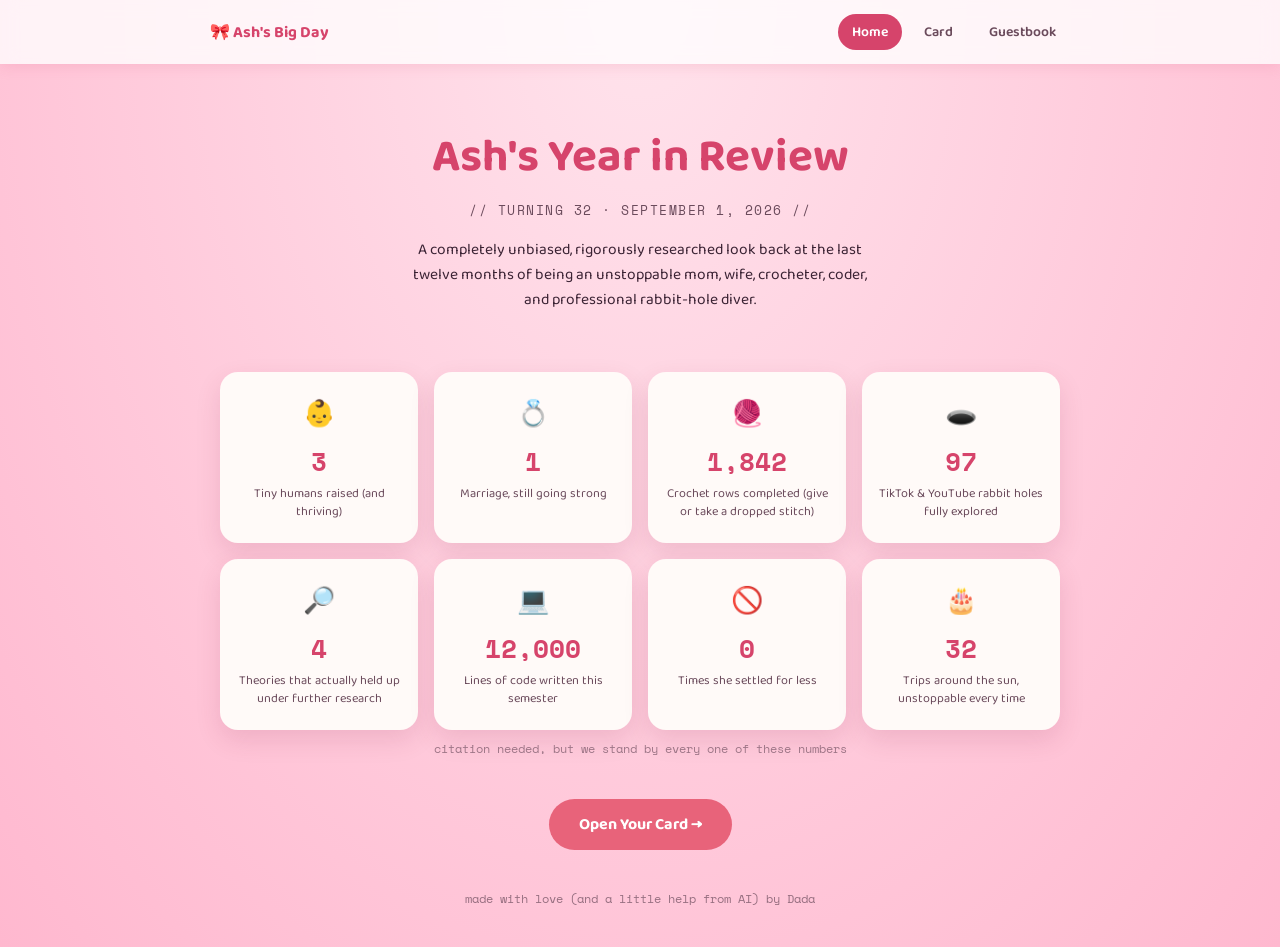
<file: index.html>
<!DOCTYPE html>
<html lang="en">
<head>
<meta charset="UTF-8">
<meta name="viewport" content="width=device-width, initial-scale=1">
<title>Ash's Year in Review</title>
<link href="https://fonts.googleapis.com/css2?family=Baloo+2:wght@500;600;700&family=Space+Mono:wght@400;700&display=swap" rel="stylesheet">
<link rel="stylesheet" href="style.css">
<style>
  .hero{ max-width: 720px; margin: 0 auto; padding: 56px 20px 20px; text-align:center; }
  .hero h1{ font-size: clamp(30px, 6vw, 46px); color: var(--pink-deep); margin: 0 0 6px; }
  .hero .sub{ font-family:'Space Mono', monospace; font-size: 13px; letter-spacing:1.5px; color: var(--ink-soft); }
  .hero p.lead{ max-width: 480px; margin: 18px auto 0; line-height:1.6; font-size:15.5px; }

  .stats-grid{
    max-width: 880px; margin: 40px auto 10px;
    display:grid; grid-template-columns: repeat(4, 1fr); gap: 16px;
    padding: 0 20px;
  }
  @media (max-width: 700px){ .stats-grid{ grid-template-columns: repeat(2, 1fr); } }

  .stat-card{
    background: var(--panel);
    border-radius: 18px;
    padding: 22px 14px;
    text-align:center;
    box-shadow: 0 10px 26px rgba(120,20,55,0.12);
  }
  .stat-icon{ font-size: 26px; margin-bottom: 6px; }
  .stat-number{
    font-size: 26px; font-weight:700; color: var(--pink-deep);
    font-family:'Space Mono', monospace;
  }
  .stat-label{ font-size: 12.5px; color: var(--ink-soft); margin-top: 6px; line-height:1.4; }

  .fine-print{
    text-align:center; font-family:'Space Mono', monospace; font-size:11.5px;
    color: var(--ink-soft); opacity:.65; margin: 8px 20px 0;
  }

  .cta-wrap{ text-align:center; margin: 42px 20px 10px; }
</style>
</head>
<body>

  <nav class="site-nav">
    <div class="nav-inner">
      <span class="nav-logo">🎀 Ash's Big Day</span>
      <div class="nav-links">
        <a class="nav-link active" href="index.html">Home</a>
        <a class="nav-link" href="card.html">Card</a>
        <a class="nav-link" href="guestbook.html">Guestbook</a>
      </div>
    </div>
  </nav>

  <header class="hero">
    <h1>Ash's Year in Review</h1>
    <div class="sub">// TURNING 32 · SEPTEMBER 1, 2026 //</div>
    <p class="lead">
      A completely unbiased, rigorously researched look back at the last twelve months
      of being an unstoppable mom, wife, crocheter, coder, and professional rabbit-hole diver.
    </p>
  </header>

  <section class="stats-grid" id="statsGrid">
    <div class="stat-card"><div class="stat-icon">👶</div><div class="stat-number" data-target="3">0</div><div class="stat-label">Tiny humans raised (and thriving)</div></div>
    <div class="stat-card"><div class="stat-icon">💍</div><div class="stat-number" data-target="1">0</div><div class="stat-label">Marriage, still going strong</div></div>
    <div class="stat-card"><div class="stat-icon">🧶</div><div class="stat-number" data-target="1842">0</div><div class="stat-label">Crochet rows completed (give or take a dropped stitch)</div></div>
    <div class="stat-card"><div class="stat-icon">🕳️</div><div class="stat-number" data-target="97">0</div><div class="stat-label">TikTok &amp; YouTube rabbit holes fully explored</div></div>
    <div class="stat-card"><div class="stat-icon">🔎</div><div class="stat-number" data-target="4">0</div><div class="stat-label">Theories that actually held up under further research</div></div>
    <div class="stat-card"><div class="stat-icon">💻</div><div class="stat-number" data-target="12000">0</div><div class="stat-label">Lines of code written this semester</div></div>
    <div class="stat-card"><div class="stat-icon">🚫</div><div class="stat-number" data-target="0">0</div><div class="stat-label">Times she settled for less</div></div>
    <div class="stat-card"><div class="stat-icon">🎂</div><div class="stat-number" data-target="32">0</div><div class="stat-label">Trips around the sun, unstoppable every time</div></div>
  </section>

  <p class="fine-print">citation needed, but we stand by every one of these numbers</p>

  <div class="cta-wrap">
    <a href="card.html" class="btn-primary">Open Your Card →</a>
  </div>

  <footer class="site-footer">made with love (and a little help from AI) by Dada</footer>

<script>
  const numbers = document.querySelectorAll('.stat-number');
  const animate = (el) => {
    const target = parseInt(el.dataset.target, 10);
    const duration = 1100;
    const start = performance.now();
    function step(now){
      const progress = Math.min((now - start) / duration, 1);
      const eased = 1 - Math.pow(1 - progress, 3);
      el.textContent = Math.round(eased * target).toLocaleString();
      if(progress < 1) requestAnimationFrame(step);
    }
    requestAnimationFrame(step);
  };
  const obs = new IntersectionObserver((entries) => {
    entries.forEach(entry => {
      if(entry.isIntersecting){
        animate(entry.target);
        obs.unobserve(entry.target);
      }
    });
  }, { threshold: 0.4 });
  numbers.forEach(n => obs.observe(n));
</script>

</body>
</html>
</file>
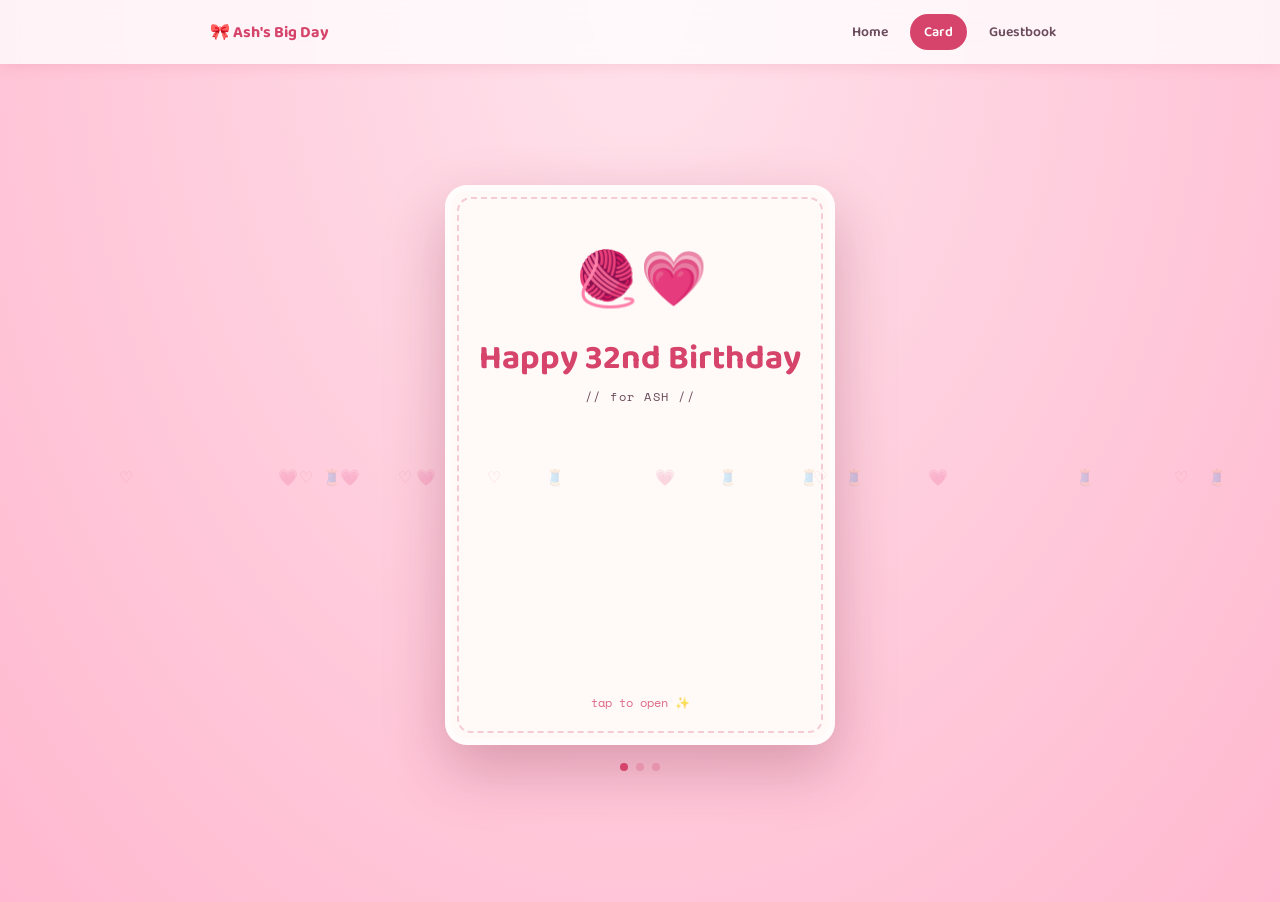
<file: card.html>
<!DOCTYPE html>
<html lang="en">
<head>
<meta charset="UTF-8">
<meta name="viewport" content="width=device-width, initial-scale=1">
<title>Happy 32nd Birthday, Ash</title>
<link href="https://fonts.googleapis.com/css2?family=Baloo+2:wght@500;600;700&family=Space+Mono:wght@400;700&display=swap" rel="stylesheet">
<link rel="stylesheet" href="style.css">
<style>
  .stage{
    position:relative;
    min-height: calc(100vh - 62px);
    display:flex; flex-direction:column; align-items:center; justify-content:center;
    padding: 30px 16px 40px;
    overflow:hidden;
  }
  .heart{
    position:absolute; font-size:16px; color: rgba(214,68,107,0.18);
    animation: floatUp linear infinite; user-select:none; pointer-events:none;
  }
  @keyframes floatUp{
    0%{ transform: translateY(110vh) rotate(0deg); opacity:0; }
    12%{ opacity:1; } 88%{ opacity:1; }
    100%{ transform: translateY(-8vh) rotate(20deg); opacity:0; }
  }
  .perspective{ perspective: 1600px; width: min(390px, 92vw); }
  .card{ position:relative; width:100%; min-height:560px; transition: transform .35s ease; transform-origin:center; }
  .card.flipping{ transform: scaleX(0.02); }
  .face{
    display:none; width:100%; min-height:560px; background: var(--panel);
    border-radius:22px; box-shadow: 0 24px 60px rgba(120,20,55,0.28), 0 0 0 6px rgba(255,255,255,0.5) inset;
    padding: 34px 26px; position:relative; overflow:hidden;
  }
  .face.active{ display:flex; flex-direction:column; align-items:center; text-align:center; }
  .face::before{ content:""; position:absolute; inset:12px; border:2px dashed rgba(214,68,107,0.25); border-radius:14px; pointer-events:none; }
  h1{ font-size: clamp(24px, 6vw, 34px); margin: 6px 0 2px; color: var(--pink-deep); z-index:2; }
  .sub{ font-family:'Space Mono', monospace; font-size:12px; letter-spacing:1.5px; color: var(--ink-soft); margin-bottom:18px; z-index:2; }
  .cover-icon{ font-size:54px; margin-top:20px; }
  .tap-hint{ margin-top:auto; padding-top:24px; font-family:'Space Mono', monospace; font-size:12px; color: var(--pink-deep); opacity:.8; animation: pulse 1.8s ease-in-out infinite; z-index:2; }
  @keyframes pulse{ 0%,100%{opacity:.5;} 50%{opacity:1;} }
  .doodle-row{ position:absolute; inset:0; pointer-events:none; z-index:0; }
  .doodle{ position:absolute; font-size:18px; opacity:0.28; animation: driftSmall 9s ease-in-out infinite; }
  @keyframes driftSmall{ 0%,100%{ transform: translateY(0); } 50%{ transform: translateY(-14px); } }
  .cake-wrap{ z-index:2; cursor:pointer; margin-top:6px; transition: transform .2s ease; }
  .cake-wrap:hover{ transform: scale(1.03); }
  .cake-wrap:active{ transform: scale(0.98); }
  .flame{ animation: flicker 1.4s ease-in-out infinite; transform-origin:center bottom; }
  @keyframes flicker{ 0%,100%{ transform: scaleY(1) rotate(-2deg); } 50%{ transform: scaleY(1.15) rotate(2deg); } }
  .flame.out{ animation:none; opacity:0; transition: opacity .3s ease; }
  .smoke{ opacity:0; }
  .smoke.show{ opacity:1; animation: smokeUp 1.4s ease-out forwards; }
  @keyframes smokeUp{ 0%{ opacity:.6; transform: translateY(0) scale(1); } 100%{ opacity:0; transform: translateY(-30px) scale(2.2); } }
  .message{ max-width:320px; margin-top:18px; opacity:0; transform: translateY(10px); transition: opacity .7s ease, transform .7s ease; z-index:2; line-height:1.6; font-size:15px; color: var(--ink); }
  .message.show{ opacity:1; transform: translateY(0); }
  .message b{ color: var(--pink-deep); }
  .hint{ font-family:'Space Mono', monospace; font-size:12px; color: var(--ink-soft); margin-top:14px; z-index:2; }
  .btn{
    margin-top:22px; background: var(--rose); color:#fff; border:none; padding:10px 22px;
    border-radius:30px; font-family:'Baloo 2', sans-serif; font-weight:600; font-size:14px; cursor:pointer;
    opacity:0; transform: translateY(8px); transition: opacity .5s ease .1s, transform .5s ease .1s, background .2s ease; z-index:2;
  }
  .btn.show{ opacity:1; transform:translateY(0); }
  .btn:hover{ background: var(--pink-deep); }
  .signoff{ margin-top:22px; font-family:'Space Mono', monospace; font-size:12.5px; color: var(--pink-deep); z-index:2; }
  .ps{ margin-top:14px; font-size:14px; color: var(--ink-soft); max-width:300px; z-index:2; }
  .dots{ display:flex; gap:8px; margin-top:18px; z-index:2; }
  .dot{ width:8px; height:8px; border-radius:50%; background: rgba(214,68,107,0.25); }
  .dot.active{ background: var(--pink-deep); }
  .confetti{ position:fixed; top:-20px; width:8px; height:14px; opacity:0.95; pointer-events:none; z-index:15; animation: fall linear forwards; }
  @keyframes fall{ 0%{ transform: translateY(0) rotate(0deg); } 100%{ transform: translateY(105vh) rotate(720deg); } }
</style>
</head>
<body>

  <nav class="site-nav">
    <div class="nav-inner">
      <span class="nav-logo">🎀 Ash's Big Day</span>
      <div class="nav-links">
        <a class="nav-link" href="index.html">Home</a>
        <a class="nav-link active" href="card.html">Card</a>
        <a class="nav-link" href="guestbook.html">Guestbook</a>
      </div>
    </div>
  </nav>

<div class="stage" id="stage">
  <div class="perspective">
    <div class="card" id="card">

      <div class="face active" data-page="front" id="pageFront">
        <div class="cover-icon">🧶💗</div>
        <h1>Happy 32nd Birthday</h1>
        <div class="sub">// for ASH //</div>
        <div class="tap-hint">tap to open ✨</div>
      </div>

      <div class="face" data-page="middle" id="pageMiddle">
        <div class="doodle-row" id="doodleRow"></div>
        <div class="cake-wrap" id="cakeWrap" title="Tap to blow out the candles">
          <svg width="160" height="150" viewBox="0 0 180 170">
            <ellipse cx="90" cy="150" rx="80" ry="10" fill="#f4d3dc" opacity="0.6"/>
            <rect x="35" y="95" width="110" height="45" rx="8" fill="#e8637a"/>
            <rect x="35" y="95" width="110" height="12" rx="6" fill="#f2879a"/>
            <rect x="50" y="65" width="80" height="35" rx="7" fill="#e8a33d"/>
            <rect x="50" y="65" width="80" height="10" rx="5" fill="#f0bd6a"/>
            <rect x="65" y="42" width="50" height="27" rx="6" fill="#f28aa0"/>
            <rect x="65" y="42" width="50" height="8" rx="4" fill="#ffb6c6"/>
            <g id="candle1"><rect x="72" y="24" width="5" height="20" fill="#fff"/><ellipse class="flame" cx="74.5" cy="20" rx="4" ry="7" fill="#ffce54"/><circle class="smoke" cx="74.5" cy="10" r="4" fill="#d8b6c0"/></g>
            <g id="candle2"><rect x="87" y="20" width="5" height="24" fill="#fff"/><ellipse class="flame" cx="89.5" cy="16" rx="4" ry="7" fill="#ffce54"/><circle class="smoke" cx="89.5" cy="6" r="4" fill="#d8b6c0"/></g>
            <g id="candle3"><rect x="102" y="24" width="5" height="20" fill="#fff"/><ellipse class="flame" cx="104.5" cy="20" rx="4" ry="7" fill="#ffce54"/><circle class="smoke" cx="104.5" cy="10" r="4" fill="#d8b6c0"/></g>
          </svg>
        </div>
        <div class="hint" id="hint">tap the candles to make a wish 🕯️</div>
        <div class="message" id="message">
          32 looks incredible on you. In the last year alone you've been a rockstar mom to three, the steadiest kind
          of partner, and somehow still found time to chase down every conspiracy rabbit hole TikTok had to offer
          <b>(we need the full briefing sometime)</b>. You're out here learning to code between crochet rows and
          school deadlines, still refusing to settle for anything less than the life you actually want. That's rare.
          That's you.
        </div>
        <button class="btn" id="continueBtn">Continue →</button>
      </div>

      <div class="face" data-page="back" id="pageBack">
        <div class="cover-icon">🖖💗</div>
        <h1 style="font-size:22px;">One more thing, Ash...</h1>
        <div class="ps">
          Here's to another year of building things — stitch by stitch, line by line. And for the record, if Data
          from the Enterprise ever needs backup analyzing a good rabbit-hole theory, I'm pretty sure you'd out-logic
          him anyway.
        </div>
        <div class="signoff">— Love, Dada 💛 (stardate 2026.09.01)</div>
        <button class="btn show" id="restartBtn">🔁 Open Again</button>
      </div>

    </div>
  </div>

  <div class="dots">
    <div class="dot active" id="dot0"></div>
    <div class="dot" id="dot1"></div>
    <div class="dot" id="dot2"></div>
  </div>
</div>

<script>
  const stage = document.getElementById('stage');
  const card = document.getElementById('card');
  const faces = { front: document.getElementById('pageFront'), middle: document.getElementById('pageMiddle'), back: document.getElementById('pageBack') };
  const dots = [document.getElementById('dot0'), document.getElementById('dot1'), document.getElementById('dot2')];
  const order = ['front','middle','back'];
  let current = 0;
  let blown = false;

  for(let i=0;i<18;i++){
    const h = document.createElement('div');
    h.className='heart';
    h.textContent = ['💗','♡','🧵'][Math.floor(Math.random()*3)];
    h.style.left = Math.random()*100+'%';
    h.style.animationDuration = (9+Math.random()*8)+'s';
    h.style.animationDelay = (Math.random()*8)+'s';
    stage.appendChild(h);
  }

  const doodleRow = document.getElementById('doodleRow');
  const doodleSyms = ['♪','♫','</>','🧶'];
  for(let i=0;i<8;i++){
    const d = document.createElement('div');
    d.className='doodle';
    d.textContent = doodleSyms[Math.floor(Math.random()*doodleSyms.length)];
    d.style.left = (5+Math.random()*90)+'%';
    d.style.top = (5+Math.random()*85)+'%';
    d.style.color = ['#e8a33d','#e8637a','#d6446b'][Math.floor(Math.random()*3)];
    d.style.animationDelay = (Math.random()*4)+'s';
    doodleRow.appendChild(d);
  }

  function flipTo(index){
    card.classList.add('flipping');
    setTimeout(() => {
      faces[order[current]].classList.remove('active');
      current = index;
      faces[order[current]].classList.add('active');
      dots.forEach((d,i)=> d.classList.toggle('active', i===current));
      card.classList.remove('flipping');
    }, 330);
  }

  faces.front.addEventListener('click', () => flipTo(1));

  const cakeWrap = document.getElementById('cakeWrap');
  const hint = document.getElementById('hint');
  const message = document.getElementById('message');
  const continueBtn = document.getElementById('continueBtn');

  cakeWrap.addEventListener('click', () => {
    if(blown) return;
    blown = true;
    document.querySelectorAll('.flame').forEach(f => f.classList.add('out'));
    document.querySelectorAll('.smoke').forEach(s => s.classList.add('show'));
    hint.textContent = "wish made ✨";
    setTimeout(() => {
      message.classList.add('show');
      continueBtn.classList.add('show');
      launchConfetti();
    }, 400);
  });

  continueBtn.addEventListener('click', (e) => { e.stopPropagation(); flipTo(2); });

  document.getElementById('restartBtn').addEventListener('click', (e) => {
    e.stopPropagation();
    blown = false;
    document.querySelectorAll('.flame').forEach(f => f.classList.remove('out'));
    document.querySelectorAll('.smoke').forEach(s => s.classList.remove('show'));
    hint.textContent = "tap the candles to make a wish 🕯️";
    message.classList.remove('show');
    continueBtn.classList.remove('show');
    flipTo(0);
  });

  function launchConfetti(){
    const colors = ['#e8637a','#f28aa0','#ffb6c6','#e8a33d','#fff'];
    for(let i=0;i<70;i++){
      const c = document.createElement('div');
      c.className='confetti';
      c.style.left = Math.random()*100+'%';
      c.style.background = colors[Math.floor(Math.random()*colors.length)];
      c.style.animationDuration = (2.5+Math.random()*2)+'s';
      c.style.animationDelay = (Math.random()*0.6)+'s';
      document.body.appendChild(c);
      setTimeout(()=> c.remove(), 5000);
    }
  }
</script>
</body>
</html>
</file>
<file: style.css>
:root{
  --pink-1: #ffe3ec;
  --pink-2: #ffb8cf;
  --pink-deep: #d6446b;
  --panel: #fffaf8;
  --ink: #3a2233;
  --ink-soft: #6b4b5c;
  --mustard: #e8a33d;
  --rose: #e8637a;
  --gold: #f0bd6a;
}
*{box-sizing:border-box;}
html,body{
  margin:0; padding:0; width:100%; min-height:100%;
  background: radial-gradient(ellipse at 50% 0%, var(--pink-1) 0%, var(--pink-2) 100%);
  font-family:'Baloo 2', sans-serif;
  color: var(--ink);
}
a{ text-decoration:none; }

.site-nav{
  position:sticky; top:0; z-index:20;
  background: rgba(255,255,255,0.78);
  backdrop-filter: blur(8px);
  box-shadow: 0 2px 14px rgba(214,68,107,0.15);
}
.nav-inner{
  max-width: 900px; margin:0 auto;
  display:flex; align-items:center; justify-content:space-between;
  padding: 14px 20px;
}
.nav-logo{ font-weight:700; color: var(--pink-deep); font-size:16px; }
.nav-links{ display:flex; gap:8px; }
.nav-link{
  color: var(--ink-soft); font-weight:600; font-size:14px;
  padding:7px 14px; border-radius:20px; transition: background .2s, color .2s;
}
.nav-link:hover{ background: rgba(214,68,107,0.1); }
.nav-link.active{ background: var(--pink-deep); color:#fff; }

.btn-primary{
  display:inline-block;
  background: var(--rose);
  color:#fff !important;
  border:none;
  padding: 13px 30px;
  border-radius: 30px;
  font-family:'Baloo 2', sans-serif;
  font-weight:700;
  font-size: 16px;
  cursor:pointer;
  transition: background .2s ease, transform .2s ease;
}
.btn-primary:hover{ background: var(--pink-deep); transform: translateY(-2px); }

.site-footer{
  text-align:center;
  font-family:'Space Mono', monospace;
  font-size: 12px;
  color: var(--ink-soft);
  opacity: .7;
  padding: 30px 20px 40px;
}
</file>
